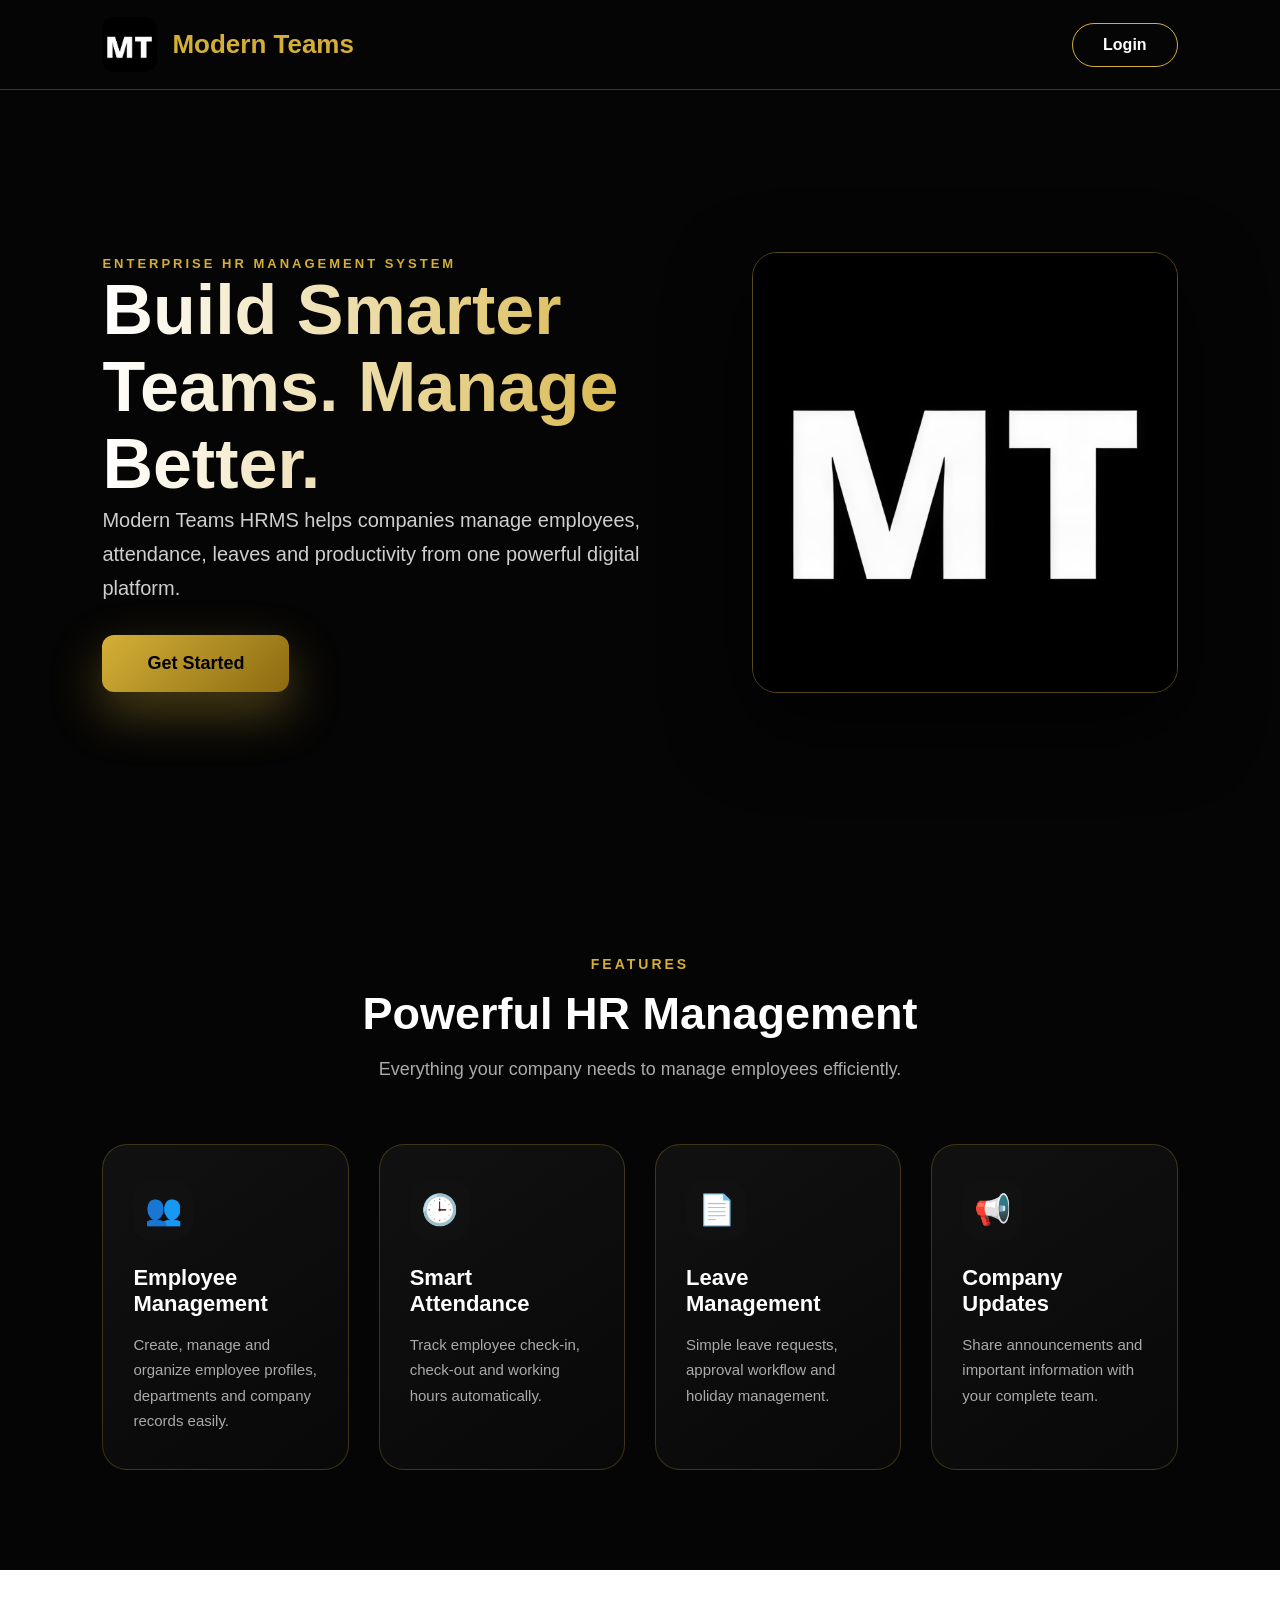
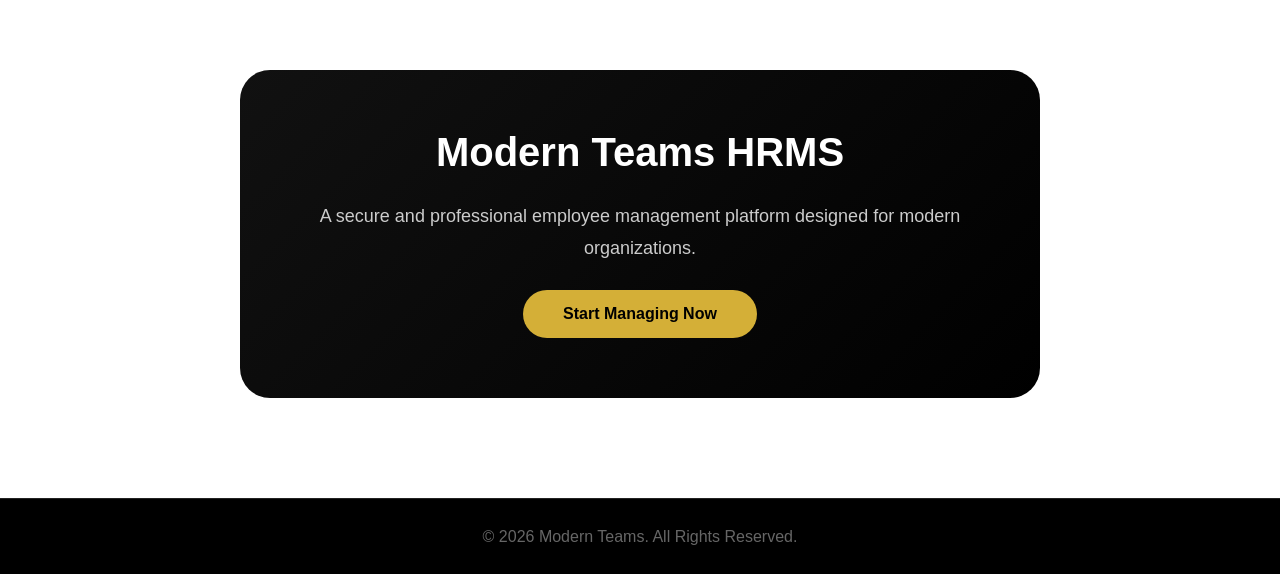
<file: index.html>
<!DOCTYPE html>
<html lang="en">

<head>

<meta charset="UTF-8">

<meta name="viewport" content="width=device-width, initial-scale=1.0">


<title>
Modern Teams - HR Management System
</title>


<link rel="stylesheet" href="css/variables.css">

<link rel="stylesheet" href="css/base.css">

<link rel="stylesheet" href="css/landing.css">


</head>



<body>



<!-- ======================
HEADER
====================== -->


<header class="landing-header">


<div class="logo">


<img 
src="assets/logo/mt-logo.jpeg"
alt="Modern Teams Logo">


<h2>
Modern Teams
</h2>


</div>



<a href="login.html" class="login-btn">

Login

</a>



</header>







<!-- ======================
HERO SECTION
====================== -->


<section class="hero">



<div class="hero-content">


<span class="tag">

ENTERPRISE HR MANAGEMENT SYSTEM

</span>




<h1>

Build Smarter Teams.
Manage Better.

</h1>




<p>


Modern Teams HRMS helps companies manage employees,
attendance, leaves and productivity from one powerful
digital platform.


</p>






<a href="login.html">


<button>

Get Started

</button>


</a>





</div>









<div class="hero-image">


<img

src="assets/logo/mt-logo.jpeg">


</div>





</section>







<!-- ======================
FEATURES
====================== -->

<section class="features">


<div class="section-title">

<span>
FEATURES
</span>

<h2>
Powerful HR Management
</h2>

<p>
Everything your company needs to manage employees efficiently.
</p>

</div>




<div class="feature-grid">



<div class="feature-card">

<div class="icon">
👥
</div>


<h3>
Employee Management
</h3>


<p>
Create, manage and organize employee profiles,
departments and company records easily.
</p>


</div>







<div class="feature-card">

<div class="icon">
🕒
</div>


<h3>
Smart Attendance
</h3>


<p>
Track employee check-in,
check-out and working hours automatically.
</p>


</div>








<div class="feature-card">

<div class="icon">
📄
</div>


<h3>
Leave Management
</h3>


<p>
Simple leave requests,
approval workflow and holiday management.
</p>


</div>








<div class="feature-card">

<div class="icon">
📢
</div>


<h3>
Company Updates
</h3>


<p>
Share announcements and important
information with your complete team.
</p>


</div>





</div>


</section>








<!-- ======================
ABOUT
====================== -->


<section class="about">


<div class="about-box">


<h2>
Modern Teams HRMS
</h2>


<p>
A secure and professional employee management
platform designed for modern organizations.
</p>


<a href="login.html">
<button>
Start Managing Now
</button>
</a>


</div>


</section>







<footer>

<p>
© 2026 Modern Teams. All Rights Reserved.
</p>

</footer>




</body>


</html>
</file>
<file: css/variables.css>
/* =====================================
   MODERN TEAMS HRMS
   GLOBAL VARIABLES
   BLACK WHITE GOLD THEME
===================================== */


:root{


/* PRIMARY COLORS */

--black:#111111;

--dark:#1a1a1a;

--white:#ffffff;

--gold:#d4af37;

--gold-light:#f5d76e;



/* BACKGROUND */

--background:#f6f6f6;

--card-bg:#ffffff;



/* TEXT */

--text-primary:#111111;

--text-secondary:#666666;

--text-light:#999999;



/* BORDER */

--border:#e5e5e5;



/* STATUS COLORS */

--success:#16a34a;

--warning:#d97706;

--danger:#dc2626;



/* SHADOW */

--shadow-sm:
0 4px 15px rgba(0,0,0,0.08);


--shadow-md:
0 8px 30px rgba(0,0,0,0.12);


--shadow-lg:
0 15px 40px rgba(0,0,0,0.18);



/* RADIUS */

--radius-sm:10px;

--radius-md:16px;

--radius-lg:24px;



/* TRANSITION */

--transition:0.3s ease;



/* FONT */

--font:
"Inter",
Arial,
sans-serif;


}
</file>
<file: css/base.css>
/* =====================================
   MODERN TEAMS HRMS
   BASE CSS
===================================== */


/* =====================
   RESET
===================== */

*{

margin:0;

padding:0;

box-sizing:border-box;

}



html{

scroll-behavior:smooth;

}



body{

font-family:var(--font);

background:var(--background);

color:var(--text-primary);

min-height:100vh;

}





/* =====================
   LINKS
===================== */


a{

text-decoration:none;

color:inherit;

}





/* =====================
   HEADINGS
===================== */


h1,
h2,
h3,
h4{

font-weight:700;

color:var(--text-primary);

}



h1{

font-size:32px;

}



h2{

font-size:24px;

}



h3{

font-size:18px;

}





/* =====================
   PARAGRAPH
===================== */


p{

color:var(--text-secondary);

line-height:1.6;

}





/* =====================
   IMAGES
===================== */


img{

max-width:100%;

display:block;

}





/* =====================
   BUTTON RESET
===================== */


button{

border:none;

cursor:pointer;

font-family:inherit;

transition:var(--transition);

}





/* =====================
   INPUT RESET
===================== */


input,
select,
textarea{


width:100%;

padding:14px 16px;

border:1px solid var(--border);

border-radius:var(--radius-sm);

font-size:15px;

outline:none;

background:white;

transition:var(--transition);


}



input:focus,
select:focus,
textarea:focus{


border-color:var(--gold);

box-shadow:
0 0 0 3px rgba(212,175,55,0.15);


}





textarea{

resize:none;

min-height:120px;

}





/* =====================
   TABLE RESET
===================== */


table{

width:100%;

border-collapse:collapse;

}



th{

text-align:left;

font-weight:600;

}



td,
th{

padding:15px;

border-bottom:1px solid var(--border);

}





/* =====================
   SCROLLBAR
===================== */


::-webkit-scrollbar{

width:8px;

}



::-webkit-scrollbar-track{

background:#f1f1f1;

}



::-webkit-scrollbar-thumb{

background:var(--gold);

border-radius:20px;

}
</file>
<file: css/landing.css>
body{

margin:0;

font-family:'Inter',Arial,sans-serif;

background:#050505;

color:white;

}



/* HEADER */


.landing-header{

height:90px;

display:flex;

justify-content:space-between;

align-items:center;

padding:0 8%;

background:#050505;

border-bottom:1px solid rgba(212,175,55,.3);

}


.logo{

display:flex;

align-items:center;

gap:15px;

}


.logo img{

height:55px;

width:55px;

border-radius:12px;

}


.logo h2{

font-size:26px;

font-weight:800;

color:#D4AF37;

}




.login-btn{

text-decoration:none;

color:#fff;

border:1px solid #D4AF37;

padding:12px 30px;

border-radius:30px;

font-weight:600;

}





/* HERO */


.hero{


min-height:85vh;

display:flex;

align-items:center;

justify-content:space-between;

padding:70px 8%;

gap:50px;


}




.hero-content{

max-width:600px;

}



.tag{

color:#D4AF37;

letter-spacing:3px;

font-size:13px;

font-weight:700;

}




.hero h1{


font-size:70px;

line-height:1.1;

font-weight:900;


background:

linear-gradient(
90deg,
#fff,
#D4AF37
);


-webkit-background-clip:text;

background-clip:text;

color:transparent;


}



.hero p{

font-size:20px;

line-height:1.7;

color:#cfcfcf;

}




.hero button{


margin-top:30px;


padding:18px 45px;


border:none;


border-radius:12px;


background:

linear-gradient(
135deg,
#D4AF37,
#8c6b10
);


color:black;


font-size:18px;


font-weight:800;


cursor:pointer;


box-shadow:

0 20px 50px rgba(212,175,55,.35);


}



.hero button:hover{


transform:translateY(-5px);


}





/* IMAGE */


.hero-image img{


width:650px;


border-radius:25px;


border:1px solid rgba(212,175,55,.4);


box-shadow:

0 30px 80px rgba(0,0,0,.8);


}



/* =========================
FEATURE SECTION
========================= */


.features{

padding:100px 8%;

background:#050505;

}



.section-title{

text-align:center;

max-width:700px;

margin:auto;

}



.section-title span{

color:#d4af37;

font-size:14px;

font-weight:700;

letter-spacing:3px;

}



.section-title h2{

font-size:45px;

margin:15px 0;

color:white;

font-weight:800;

}



.section-title p{

color:#aaa;

font-size:18px;

}







.feature-grid{


margin-top:60px;


display:grid;


grid-template-columns:
repeat(4,1fr);


gap:30px;


}







.feature-card{


background:

linear-gradient(
145deg,
#111,
#080808
);


padding:35px 30px;


border-radius:25px;


border:1px solid rgba(212,175,55,.25);


transition:.4s;


position:relative;


overflow:hidden;


}





.feature-card::before{


content:"";


position:absolute;


top:0;

left:0;


width:100%;

height:3px;


background:#d4af37;


transform:scaleX(0);


transition:.4s;


}



.feature-card:hover::before{

transform:scaleX(1);

}



.feature-card:hover{


transform:translateY(-12px);


box-shadow:

0 25px 60px rgba(212,175,55,.15);


border-color:#d4af37;


}





.icon{


width:60px;

height:60px;


display:flex;

align-items:center;

justify-content:center;


font-size:30px;


background:#111;


border-radius:18px;


margin-bottom:25px;


}





.feature-card h3{


color:white;


font-size:22px;


margin-bottom:15px;


}



.feature-card p{


color:#aaa;


line-height:1.7;


font-size:15px;


}









/* =========================
ABOUT
========================= */



.about{


padding:100px 8%;


background:white;


text-align:center;


}





.about-box{


max-width:800px;


margin:auto;


padding:60px;


background:


linear-gradient(
135deg,
#111,
#000
);


border-radius:30px;


}





.about h2{


color:white;


font-size:40px;


}



.about p{


color:#ccc;


font-size:18px;


line-height:1.8;


margin:25px 0;


}




.about button{


padding:15px 40px;


border:none;


border-radius:30px;


background:#d4af37;


color:black;


font-size:16px;


font-weight:700;


cursor:pointer;


transition:.3s;


}



.about button:hover{


transform:translateY(-5px);


box-shadow:
0 15px 35px rgba(212,175,55,.4);


}









/* =========================
FOOTER
========================= */


footer{


background:#000;


color:#888;


text-align:center;


padding:25px;


border-top:
1px solid #222;


}









@media(max-width:1000px){


.feature-grid{

grid-template-columns:
repeat(2,1fr);

}


}




@media(max-width:600px){


.feature-grid{

grid-template-columns:
1fr;

}


.section-title h2{

font-size:32px;

}


.about-box{

padding:35px 20px;

}


}
</file>
